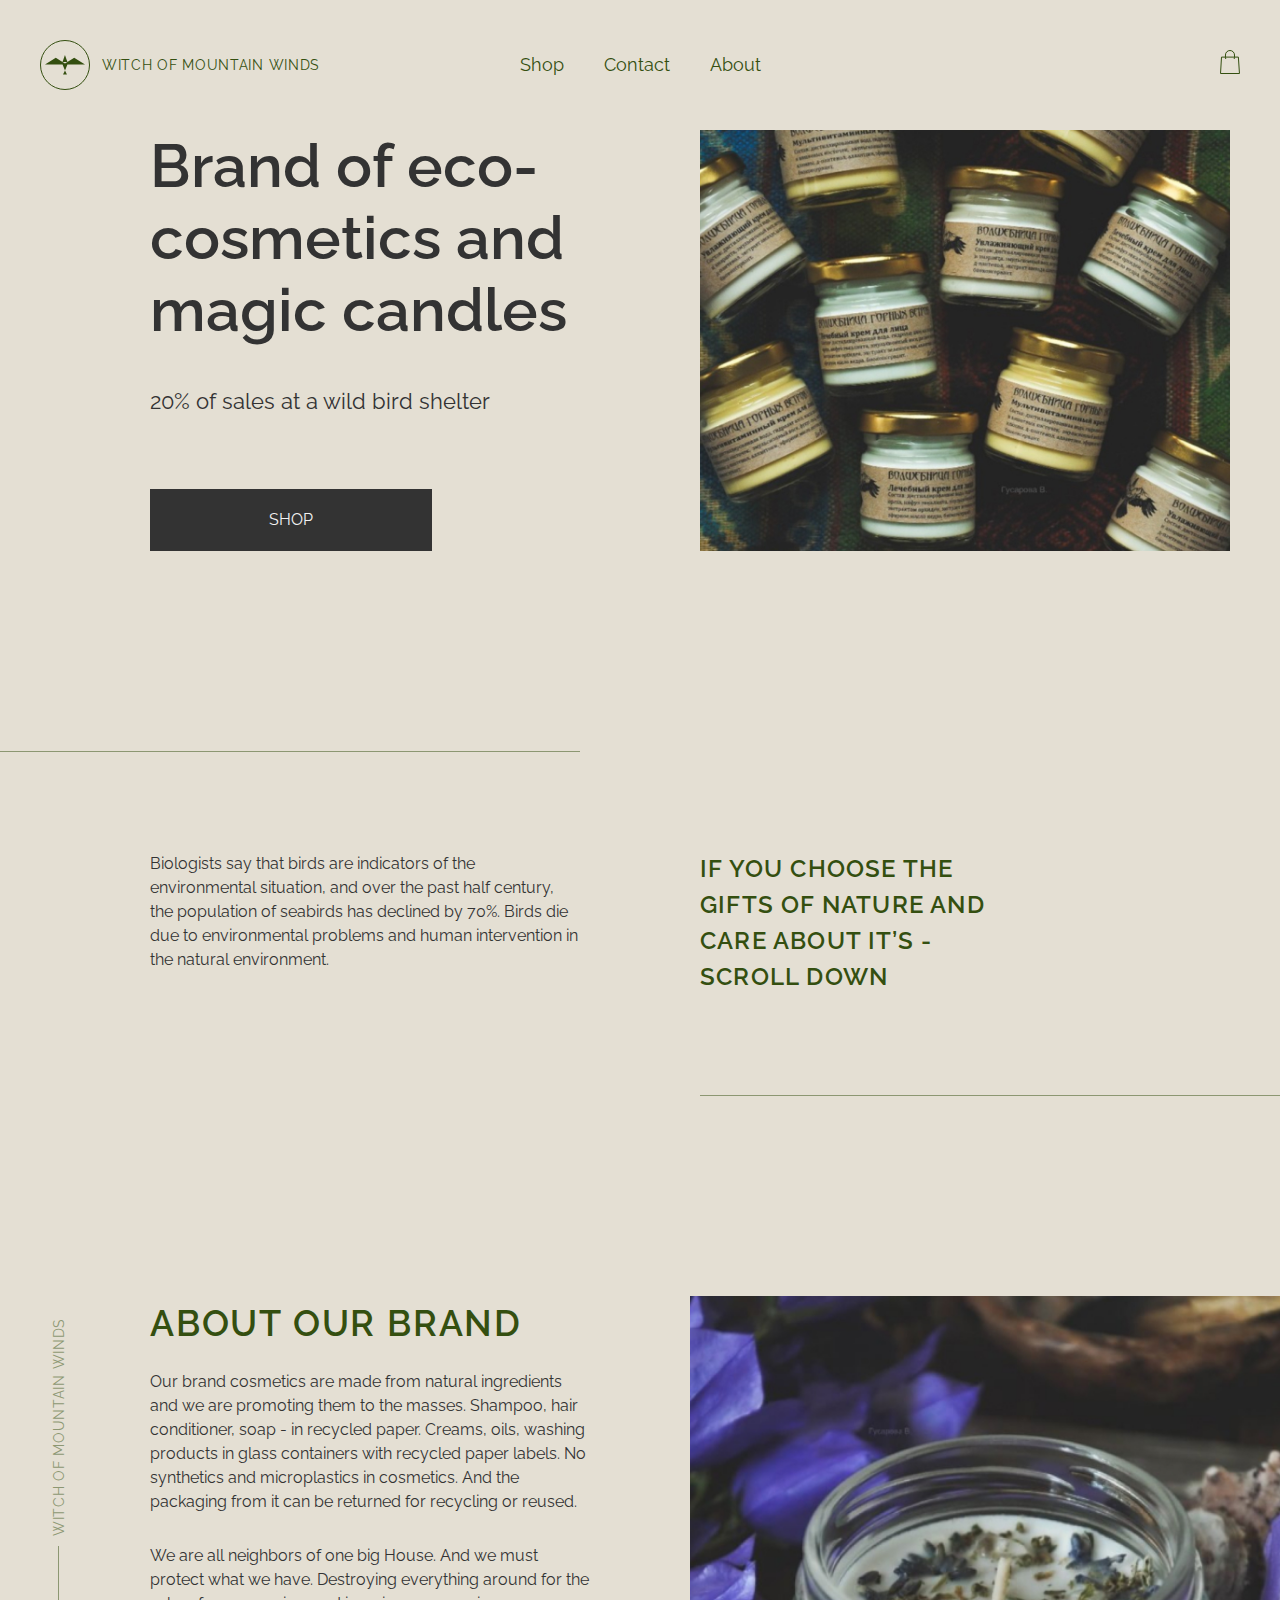
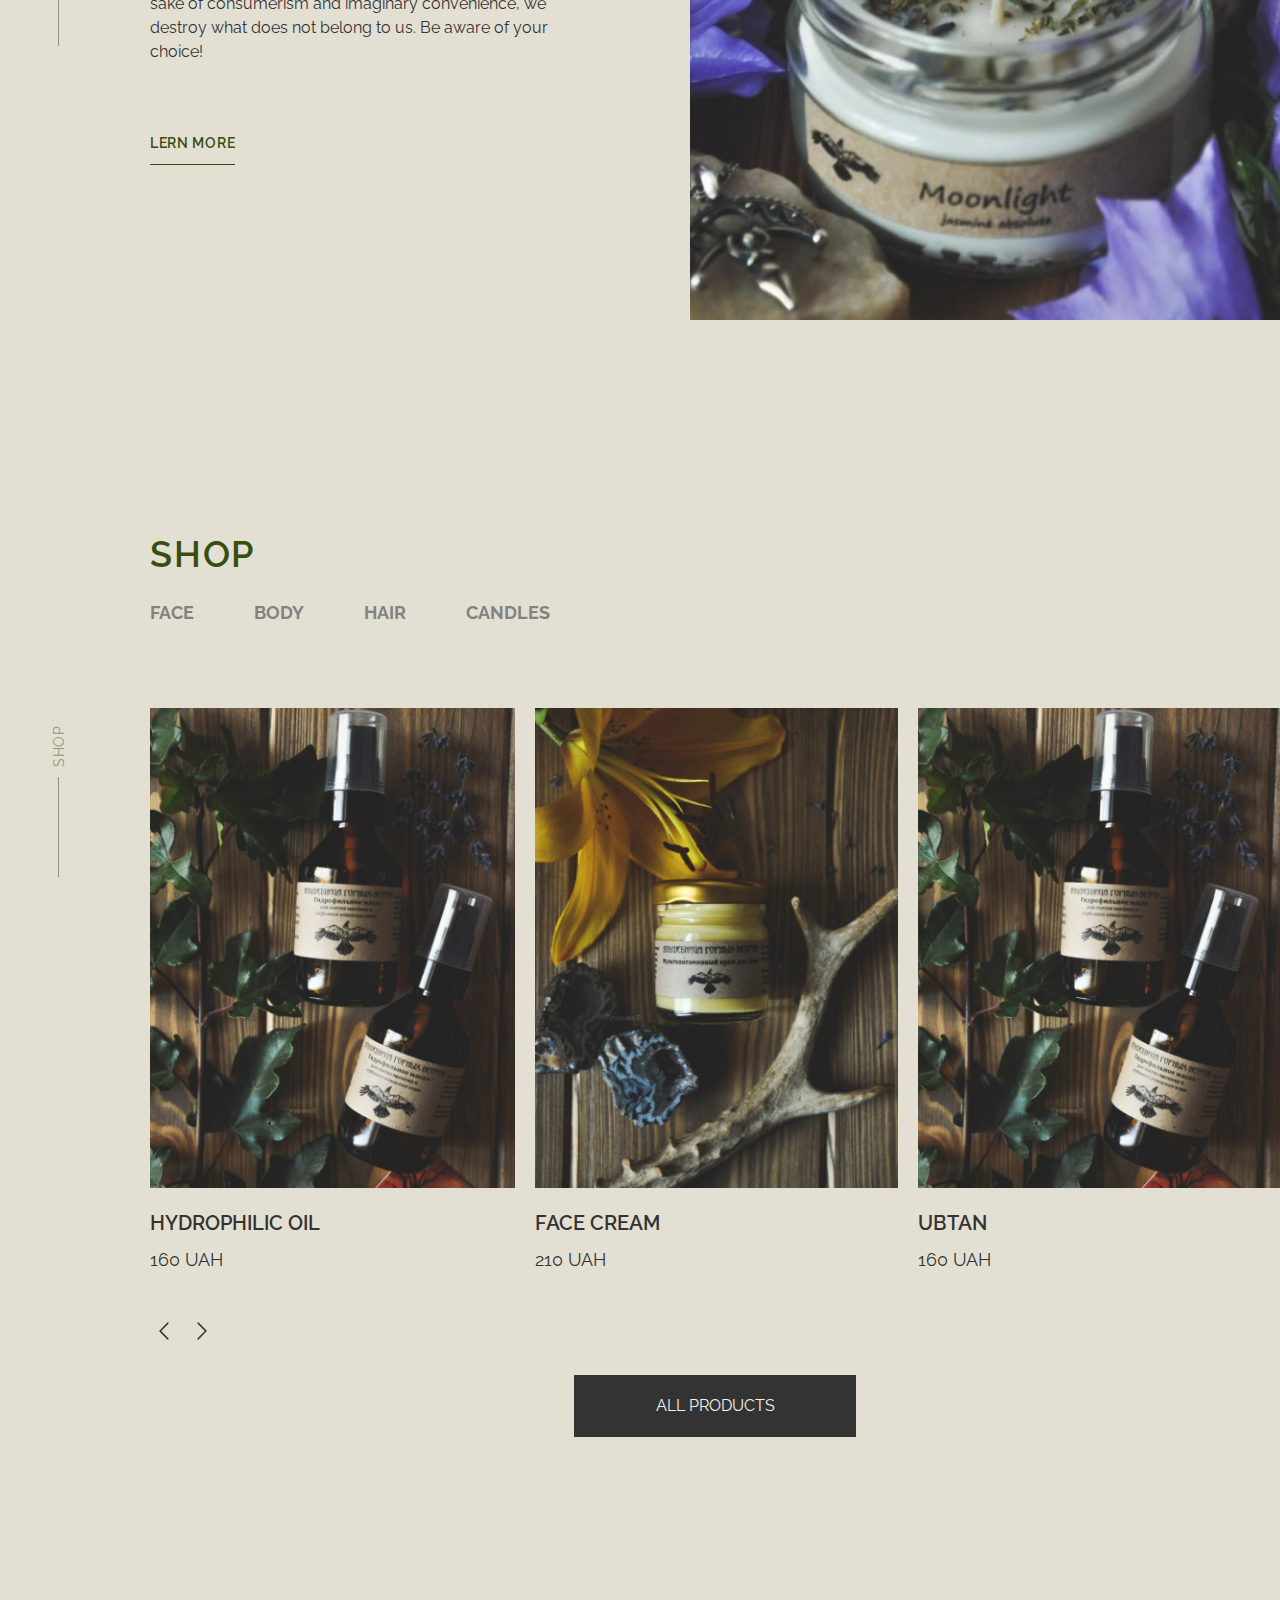
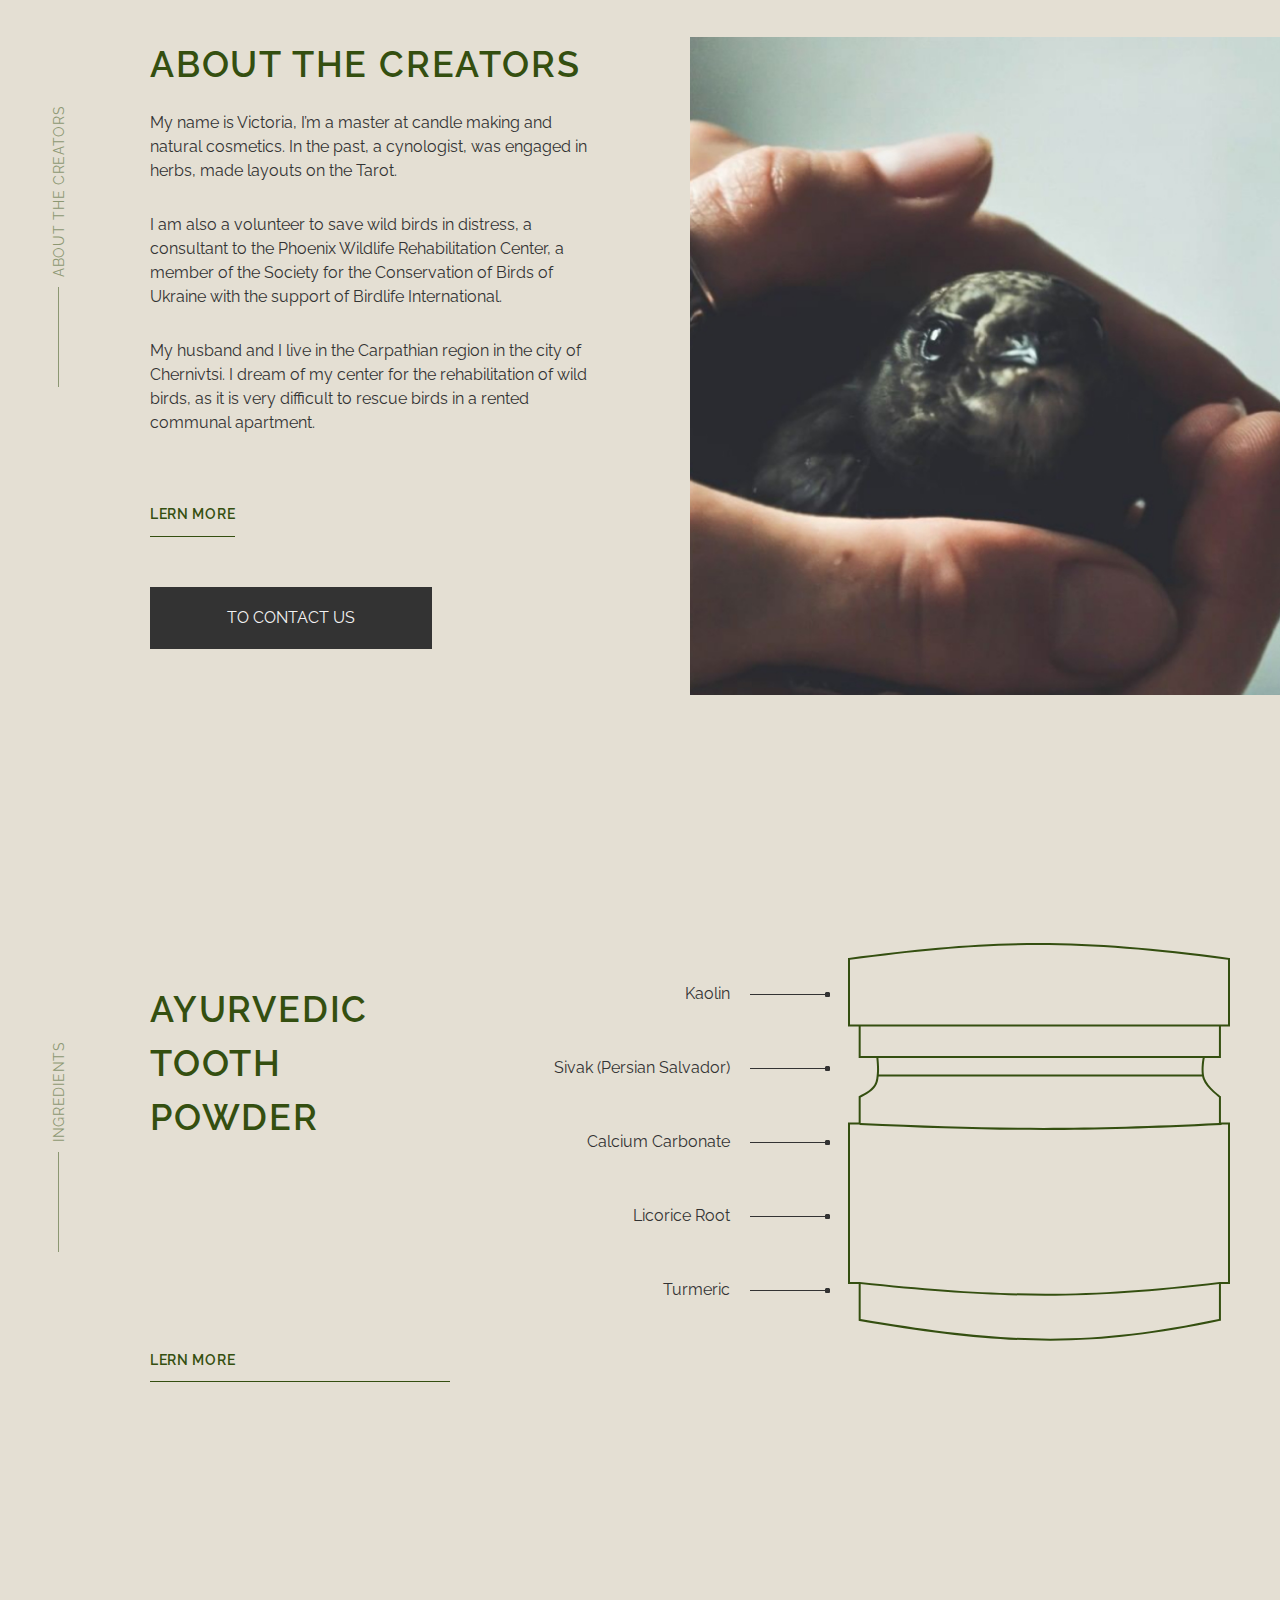
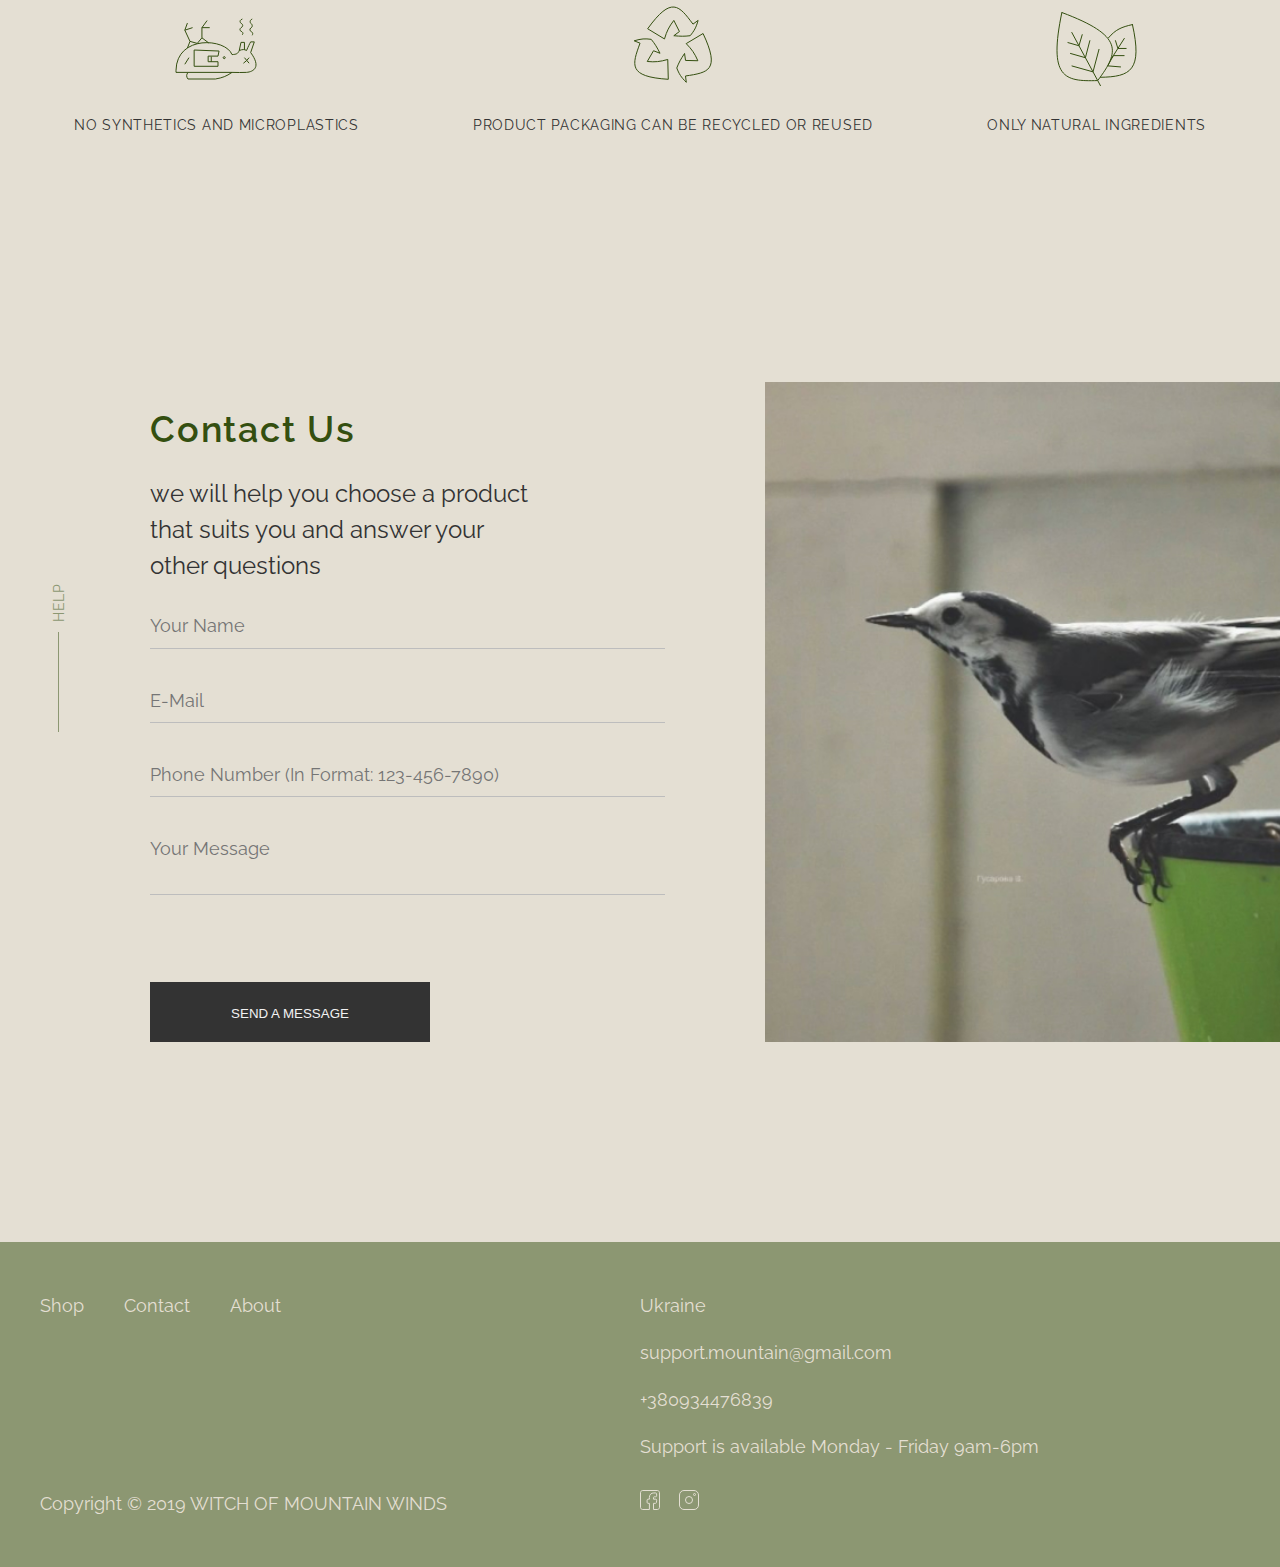
<file: index.html>
<!DOCTYPE html>
<html lang="en">
  <head>
    <meta charset="UTF-8">
    <meta name="viewport" content="width=device-width, initial-scale=1.0">
    <title>Eco Cosmetics</title>
    <link href="https://fonts.googleapis.com/css?family=Raleway:400,500,600&display=swap" rel="stylesheet">
    <link rel="stylesheet" href="./styles/main.css">
  </head>
  <body class="page">
    <header class="header">
      <a href="./" class="header__logo-link">
        <img src="./images/logo.svg" alt="Eco Cosmetics" class="header__logo">
        <span class="header__site-name">
          witch of mountain winds
        </span>
      </a>
      <nav class="header__nav nav" id="header__nav">
        <button id="nav__button" class="nav__button"></button>
        <ul class="nav__list" id="nav__list">
          <li class="nav__item">
            <a href="./#shop" class="nav__link">Shop</a>
          </li>
          <li class="nav__item">
            <a href="./#contact" class="nav__link">Contact</a>
          </li>
          <li class="nav__item">
            <a href="./#about-brand" class="nav__link">About</a>
          </li>
        </ul>
      </nav>
      <a href="./shipping.html" class="header__cart" id="cart-button">
        <img src="./images/bag.svg" alt="Cart" class="header__bag">
      </a>
    </header>

    <article class="card-header page__container">
      <h1 class="card-header__title">
        <a href="./payment.html" class="card-header__link">
          Brand of eco-cosmetics and magic candles
        </a>
      </h1>
      <a href="./payment.html" class="card-header__photo-link">
        <img
          src="./images/illustrations/candles.jpg"
          alt="Brand of eco-cosmetics and magic candles"
          class="card-header__photo"
        >
      </a>
      <div class="card-header__promo">
        20% of sales at a wild bird shelter
      </div>
      <a href="./product.html" class="card-header__button button">
        shop
      </a>
    </article>

    <section class="gift page__container">
      <h4 class="gift__header">
        if you choose the gifts of nature and care about it’s - scroll down
      </h4>
      <p class="gift__text">
        Biologists say that birds are indicators of the environmental
        situation, and over the past half century, the population of
        seabirds has declined by 70%. Birds die due to environmental
        problems and human intervention in the natural environment.
      </p>
    </section>

    <section class="about page__container" id="about-brand">
      <div class="about__content content">
        <h2 class="content__header">
          about our brand
        </h2>
        <div class="content__text content__text--block">
          <p>
            Our brand cosmetics are made from natural ingredients and
            we are promoting them to the masses. Shampoo, hair conditioner,
            soap - in recycled paper. Creams, oils, washing products in
            glass containers with recycled paper labels. No synthetics and
            microplastics in cosmetics. And the packaging from it can be
            returned for recycling or reused.
          </p>
          <p>
            We are all neighbors of one big House. And we must protect
            what we have. Destroying everything around for the sake of
            consumerism and imaginary convenience, we destroy what does
            not belong to us. Be aware of your choice!
          </p>
        </div>
        <a href="./#" class="learn-more">
          LERN MORE
        </a>
      </div>
      <div class="about__images">
        <a href="./#" class="about__image-link">
          <img
          src="./images/illustrations/moonlight.jpg"
          alt="Moonlight"
          class="about__image about__main-image"
        >
        </a>
        </a>
      </div>
      <div class="side-header">
        witch of mountain winds
      </div>
    </section>

    <section class="shop page__container" id="shop">
      <div class="shop__inner">
        <h2 class="shop__header">shop</h2>
        <nav class="shop__nav">
          <ul class="shop__nav-list">
            <li class="shop__nav-item">
              <a href="./#shop" class="shop__nav-link">face</a>
            </li>
            <li class="shop__nav-item">
              <a href="./#shop" class="shop__nav-link">body</a>
            </li>
            <li class="shop__nav-item">
              <a href="./#shop" class="shop__nav-link">hair</a>
            </li>
            <li class="shop__nav-item">
              <a href="./#shop" class="shop__nav-link">candles</a>
            </li>
          </ul>
        </nav>
        <ul class="shop__list">
          <li class="shop__item card">
            <a href="./#" class="card__link-photo">
              <img
                src="./images/illustrations/hydrophilic-oil.jpg"
                alt="Hydrophilic oil"
                class="card__photo"
              >
            </a>
            <h3 class="card__header">
              <a href="./product.html" class="card__link">Hydrophilic oil</a>
            </h3>
            <div class="card__price">160 UAH</div>
          </li>
          <li class="shop__item card">
            <a href="./#" class="card__link-photo">
              <img
                src="./images/illustrations/face-cream.jpg"
                alt="Face cream"
                class="card__photo"
              >
            </a>
            <h3 class="card__header">
              <a href="./product.html" class="card__link">Face cream</a>
            </h3>
            <div class="card__price">210 UAH</div>
          </li>
          <li class="shop__item card">
            <a href="./#" class="card__link-photo">
              <img
                src="./images/illustrations/hydrophilic-oil.jpg"
                alt="Ubtan"
                class="card__photo"
              >
            </a>
            <h3 class="card__header">
              <a href="./product.html" class="card__link">Ubtan</a>
            </h3>
            <div class="card__price">160 UAH</div>
          </li>
        </ul>
        <div class="shop__list-nav">
          <div class="shop__list-prev"></div>
          <div class="shop__list-next"></div>
        </div>
        <a href="./#" class="shop__button button">
          all products
        </a>
      </div>
      <div class="side-header">
        shop
      </div>
    </section>

    <section class="about page__container" id="about-creator">
      <div class="about__content content">
        <h2 class="content__header">
          about the creators
        </h2>
        <div class="content__text content__text--block">
          <p>
            My name is Victoria, I’m a master at candle making and natural cosmetics.
            In the past, a cynologist, was engaged in herbs, made layouts on the Tarot.
          </p>
          <p>
            I am also a volunteer to save wild birds in distress, a consultant to the
            Phoenix Wildlife Rehabilitation Center, a member of the Society for the
            Conservation of Birds of Ukraine with the support of Birdlife International.
          </p>
          <p>
            My husband and I live in the Carpathian region in the city of Chernivtsi.
            I dream of my center for the rehabilitation of wild birds, as it is very
            difficult to rescue birds in a rented communal apartment.
          </p>
        </div>
        <a href="./#" class="learn-more">
          LERN MORE
        </a>
        <a href="./#contact" class="button content__button">
          to contact us
        </a>
      </div>
      <div class="about__images about__images--1">
        <a href="./#" class="about__image-link">
          <img
          src="./images/illustrations/creators.jpg"
          alt="About the creators"
          class="about__image about__main-image"
        >
        </a>
      </div>
      <div class="side-header">
        about the creators
      </div>
    </section>

    <section class="ingr page__container">
      <div class="ingr__inner">
        <h2 class="ingr__header">
          Ayurvedic Tooth Powder
        </h2>
        <div class="ingr__content">
          <ul class="ingr__list">
            <li class="ingr__item">
              <span class="ingr__name">kaolin</span>
            </li>
            <li class="ingr__item">
              <span class="ingr__name">sivak (Persian salvador)</span>
            </li>
            <li class="ingr__item">
              <span class="ingr__name">calcium carbonate</span>
            </li>
            <li class="ingr__item">
              <span class="ingr__name">licorice root</span>
            </li>
            <li class="ingr__item">
              <span class="ingr__name">turmeric</span>
            </li>
          </ul>
        </div>
        <a href="./#" class="ingr__learn-more learn-more">
          LERN MORE
        </a>
      </div>
      <div class="side-header">
        Ingredients
      </div>
    </section>

    <section class="feature page__container">
      <ul class="feature__list">
        <li class="feature__item">
          <img
            src="./images/bird.svg"
            alt="No synthetics and microplastics"
            class="feature__image"
          >
          No synthetics and microplastics
        </li>
        <li class="feature__item">
          <img
            src="./images/recicling.svg"
            alt="product packaging can be recycled or reused"
            class="feature__image"
          >
          product packaging can be recycled or reused
        </li>
        <li class="feature__item">
          <img
            src="./images/natural.svg"
            alt="only natural ingredients"
            class="feature__image"
          >
          only natural ingredients
        </li>
      </ul>
    </section>

    <section class="contact-us page__container" id="contact">
      <div class="contact-us__inner">
        <h2 class="contact-us__header">
          contact us
        </h2>
        <p class="contact-us__description">
          we will help you choose a product that suits you
          and answer your other questions
        </p>
        <form action="./#" method="GET" class="contact-us__form form">
          <input
            type="text"
            class="form__field"
            placeholder="Your Name"
            required
            maxlength="60"
          >
          <input
            type="email"
            class="form__field"
            placeholder="E-Mail"
            required
            maxlength="60"
          >
          <input
            type="tel"
            class="form__field"
            pattern="[0-9]{3}-[0-9]{3}-[0-9]{4}"
            placeholder="Phone Number (in format: 123-456-7890)"
          >
          <textarea
            name="message"
            id="message"
            class="form__textarea"
            cols="30"
            rows="2"
            placeholder="Your message"
            required
            maxlength="500"
          ></textarea>
          <button type="submit" class="form__button button">send a message</button>
        </form>
      </div>
      <div class="side-header">
        help
      </div>
    </section>

    <footer class="footer">
      <div class="footer__container">
        <nav class="nav footer__nav">
          <ul class="nav__list nav__list--footer">
            <li class="nav__item">
              <a href="./#shop" class="nav__link nav__link--footer">Shop</a>
            </li>
            <li class="nav__item">
              <a href="./#contact" class="nav__link nav__link--footer">Contact</a>
            </li>
            <li class="nav__item">
              <a href="./#about" class="nav__link nav__link--footer">About</a>
            </li>
          </ul>
        </nav>
        <section class="footer__contacts">
          <p class="footer__contacts-line">Ukraine</p>
          <a class="footer__contacts-line footer__link" href="mailto:support.mountain@gmail.com">support.mountain@gmail.com</a>
          <a class="footer__contacts-line footer__link" href="tel:+380934476839">+380934476839</a>
          <p class="footer__contacts-line">Support is available Monday - Friday 9am-6pm</p>
        </section>
        <section class="footer__icons">
          <a href="./#" class="footer__icon-link">
            <img src="./images/social/facebook.svg" alt="Facebook" class="footer__icon">
          </a>
          <a href="./#" class="footer__icon-link">
            <img src="./images/social/instagram.svg" alt="Instagram" class="footer__icon">
          </a>
        </section>
        <section class="footer__copyright">
          <span class="footer__block-name">Copyright</span> &copy; 2019 witch of mountain winds
        </section>
      </div>
    </footer>
    <script src="./scripts/main.js"></script>
  </body>
</html>
</file>
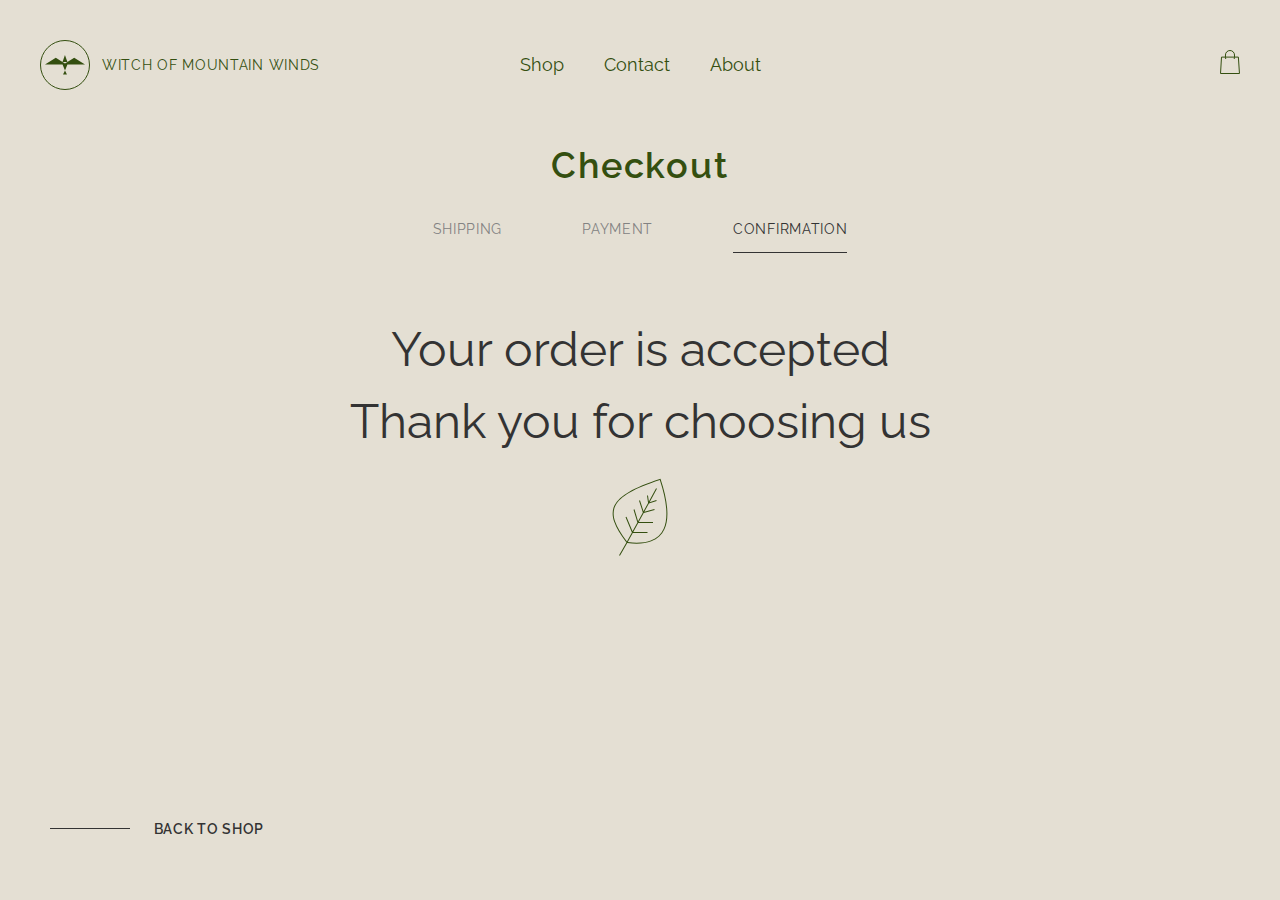
<file: confirmation.html>
<!DOCTYPE html>
<html lang="en">
  <head>
    <meta charset="UTF-8">
    <meta name="viewport" content="width=device-width, initial-scale=1.0">
    <title>Eco Cosmetics</title>
    <link href="https://fonts.googleapis.com/css?family=Raleway:400,500,600&display=swap" rel="stylesheet">
    <link rel="stylesheet" href="./styles/main.css">
  </head>
  <body class="page">
    <header class="header">
      <a href="./" class="header__logo-link">
        <img src="./images/logo.svg" alt="Eco Cosmetics" class="header__logo">
        <span class="header__site-name">
          witch of mountain winds
        </span>
      </a>
      <nav class="header__nav nav" id="header__nav">
        <button id="nav__button" class="nav__button"></button>
        <ul class="nav__list" id="nav__list">
          <li class="nav__item">
            <a href="./#shop" class="nav__link">Shop</a>
          </li>
          <li class="nav__item">
            <a href="./#contact" class="nav__link">Contact</a>
          </li>
          <li class="nav__item">
            <a href="./#about-brand" class="nav__link">About</a>
          </li>
        </ul>
      </nav>
      <a href="./shipping.html" class="header__cart" id="cart-button">
        <img src="./images/bag.svg" alt="Cart" class="header__bag">
      </a>
    </header>
    <section class="checkout page__container">
      <h1 class="checkout__header">
        checkout
      </h1>
      <ul class="checkout__step-list">
        <li class="checkout__step">
          shipping
        </li>
        <li class="checkout__step">
          payment
        </li>
        <li class="checkout__step checkout__step--active">
          confirmation
        </li>
      </ul>
      <p class="checkout__thanks">
        Your order is accepted<br>
        Thank you for choosing us
      </p>
    </section>
    <a href="./" class="page__back-link">
      back to shop
    </a>
    <script src="./scripts/main.js"></script>
  </body>
</html>
</file>
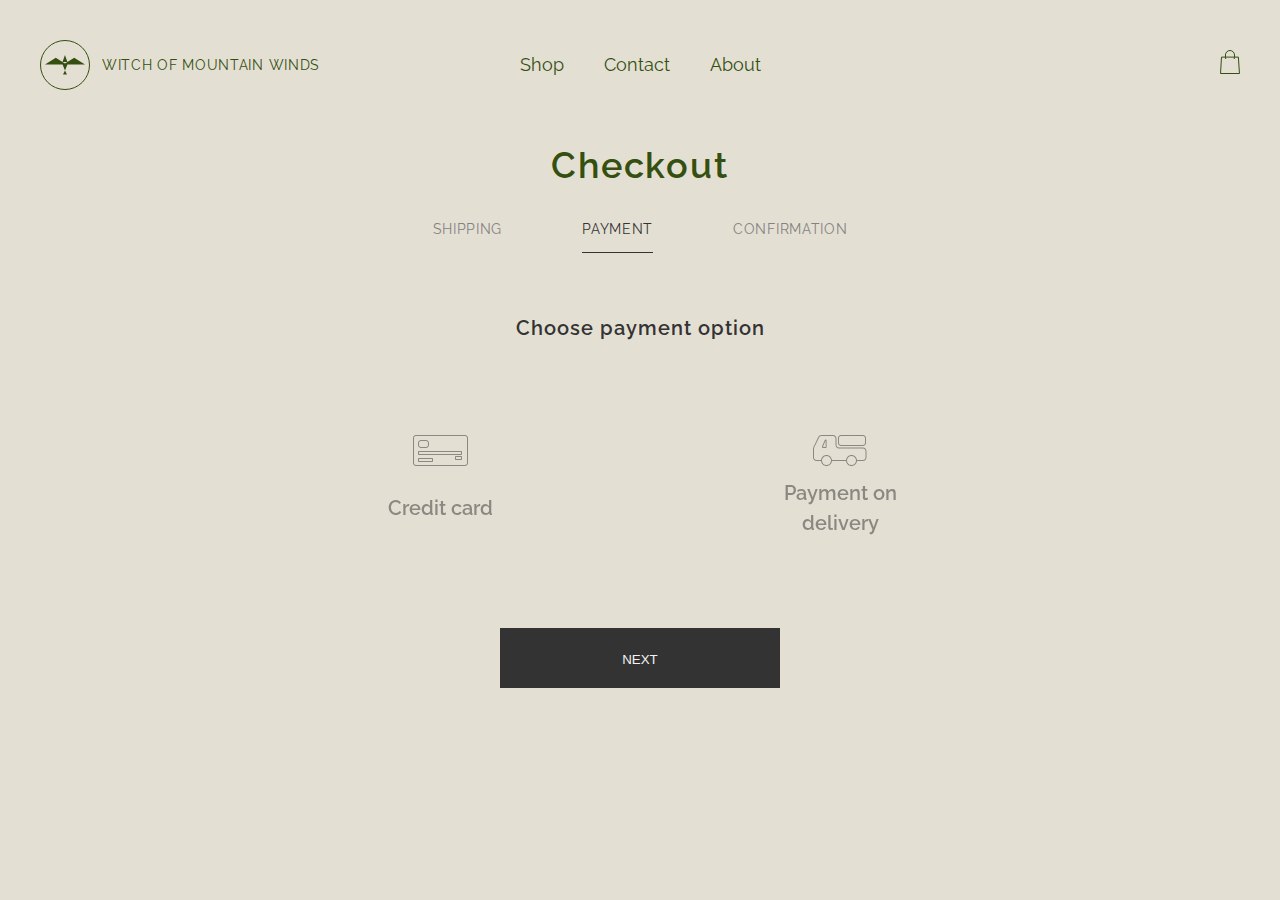
<file: payment.html>
<!DOCTYPE html>
<html lang="en">
  <head>
    <meta charset="UTF-8">
    <meta name="viewport" content="width=device-width, initial-scale=1.0">
    <title>Eco Cosmetics</title>
    <link href="https://fonts.googleapis.com/css?family=Raleway:400,500,600&display=swap" rel="stylesheet">
    <link rel="stylesheet" href="./styles/main.css">
  </head>
  <body class="page">
    <header class="header">
      <a href="./" class="header__logo-link">
        <img src="./images/logo.svg" alt="Eco Cosmetics" class="header__logo">
        <span class="header__site-name">
          witch of mountain winds
        </span>
      </a>
      <nav class="header__nav nav" id="header__nav">
        <button id="nav__button" class="nav__button"></button>
        <ul class="nav__list" id="nav__list">
          <li class="nav__item">
            <a href="./#shop" class="nav__link">Shop</a>
          </li>
          <li class="nav__item">
            <a href="./#contact" class="nav__link">Contact</a>
          </li>
          <li class="nav__item">
            <a href="./#about-brand" class="nav__link">About</a>
          </li>
        </ul>
      </nav>
      <a href="./shipping.html" class="header__cart" id="cart-button">
        <img src="./images/bag.svg" alt="Cart" class="header__bag">
      </a>
    </header>
    <section class="checkout page__container">
      <h1 class="checkout__header">
        checkout
      </h1>
      <ul class="checkout__step-list">
        <li class="checkout__step">
          shipping
        </li>
        <li class="checkout__step checkout__step--active">
          payment
        </li>
        <li class="checkout__step">
          confirmation
        </li>
      </ul>
      <h2 class="checkout__sub-header">
        Choose payment option
      </h2>
      <form
        action="./confirmation.html"
        method="GET"
        class="checkout__form checkout__form-payment form"
      >
        <input
            type="radio"
            class="form__radio"
            id="form-credit-card"
            name="payment"
            value="Credit Card"
            required
          >
        <label for="form-credit-card" class="form__label form__label-payment">
          <img src="./images/credit-card.svg" alt="Credit card" class="form__credit-card-icon">
          Credit card
        </label>
        <input
          type="radio"
          class="form__radio"
          id="form-payment-on-delivery"
          name="payment"
          value="Payment on delivery"
        >
        <label for="form-payment-on-delivery" class="form__label form__label-payment">
          <img src="./images/payment-on-delivery.svg" alt="Payment on delivery" class="form__credit-card-icon">
          Payment on delivery
        </label>
        <button type="submit" class="form__button button button--center">
          next
        </button>
      </form>
    </section>
    <script src="./scripts/main.js"></script>
  </body>
</html>
</file>
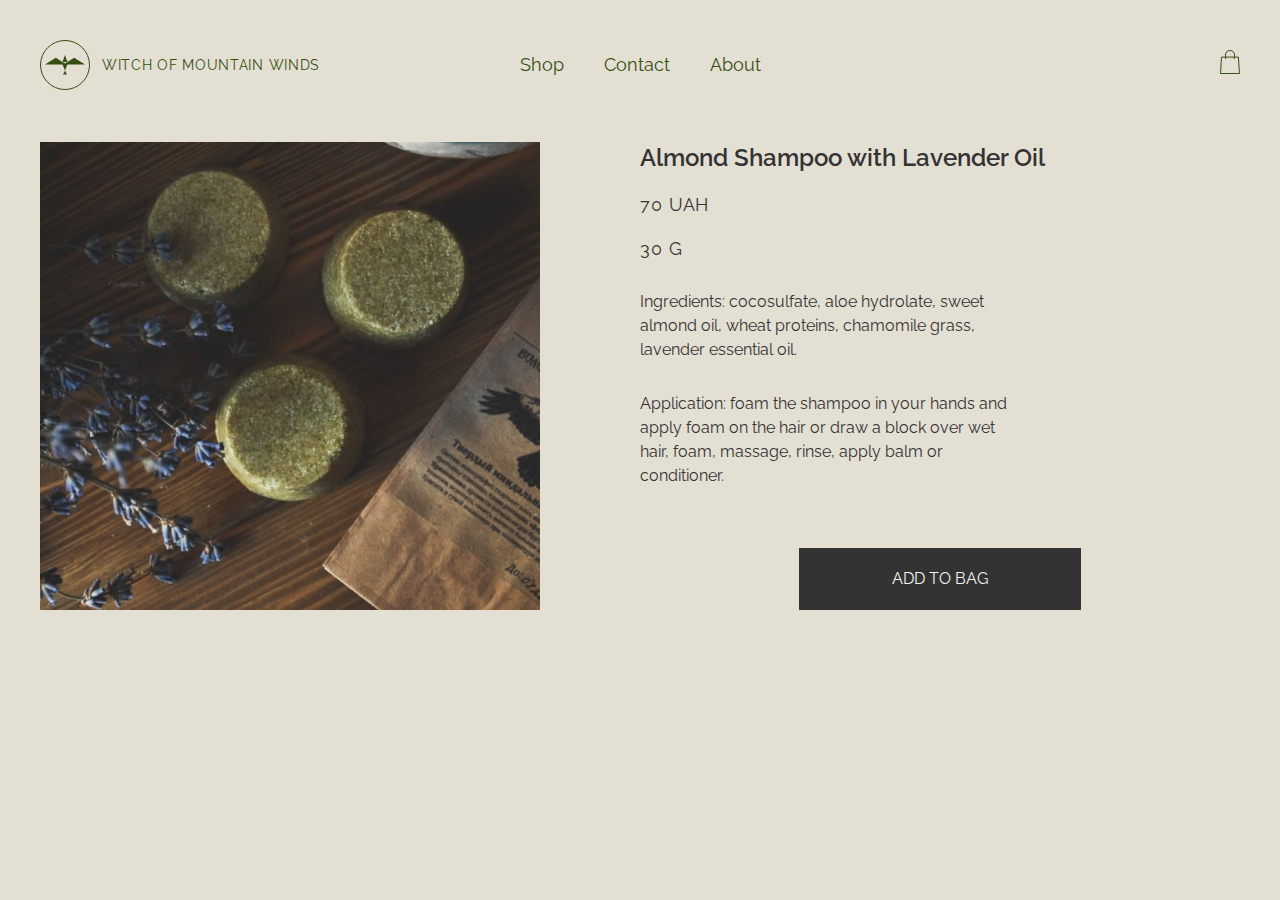
<file: product.html>
<!DOCTYPE html>
<html lang="en">
  <head>
    <meta charset="UTF-8">
    <meta name="viewport" content="width=device-width, initial-scale=1.0">
    <title>Eco Cosmetics</title>
    <link href="https://fonts.googleapis.com/css?family=Raleway:400,500,600&display=swap" rel="stylesheet">
    <link rel="stylesheet" href="./styles/main.css">
  </head>
  <body class="page">
    <header class="header">
      <a href="./" class="header__logo-link">
        <img src="./images/logo.svg" alt="Eco Cosmetics" class="header__logo">
        <span class="header__site-name">
          witch of mountain winds
        </span>
      </a>
      <nav class="header__nav nav" id="header__nav">
        <button id="nav__button" class="nav__button"></button>
        <ul class="nav__list" id="nav__list">
          <li class="nav__item">
            <a href="./#shop" class="nav__link">Shop</a>
          </li>
          <li class="nav__item">
            <a href="./#contact" class="nav__link">Contact</a>
          </li>
          <li class="nav__item">
            <a href="./#about-brand" class="nav__link">About</a>
          </li>
        </ul>
      </nav>
      <a href="./shipping.html" class="header__cart" id="cart-button">
        <img src="./images/bag.svg" alt="Cart" class="header__bag">
      </a>
    </header>
    <article class="product page__container">
      <h1 class="product__name">
        Almond Shampoo with Lavender Oil
      </h1>
      <img
        src="./images/illustrations/almond-shampo.jpg"
        alt="Almond Shampoo with Lavender Oil"
        class="product__photo"
      >
      <div class="product__price">70 UAH</div>
      <div class="product__weight">30 g</div>
      <div class="product__text">
        <p>
          Ingredients: cocosulfate, aloe hydrolate, sweet almond oil, wheat proteins,
          chamomile grass, lavender essential oil.
        </p>
        <p>
          Application: foam the shampoo in your hands and apply foam on the hair or
          draw a block over wet hair, foam, massage, rinse, apply balm or conditioner.
        </p>
      </div>
      <a href="./shipping.html" class="product__button button">add to bag</a>
    </article>
    <script src="./scripts/main.js"></script>
  </body>
</html>
</file>
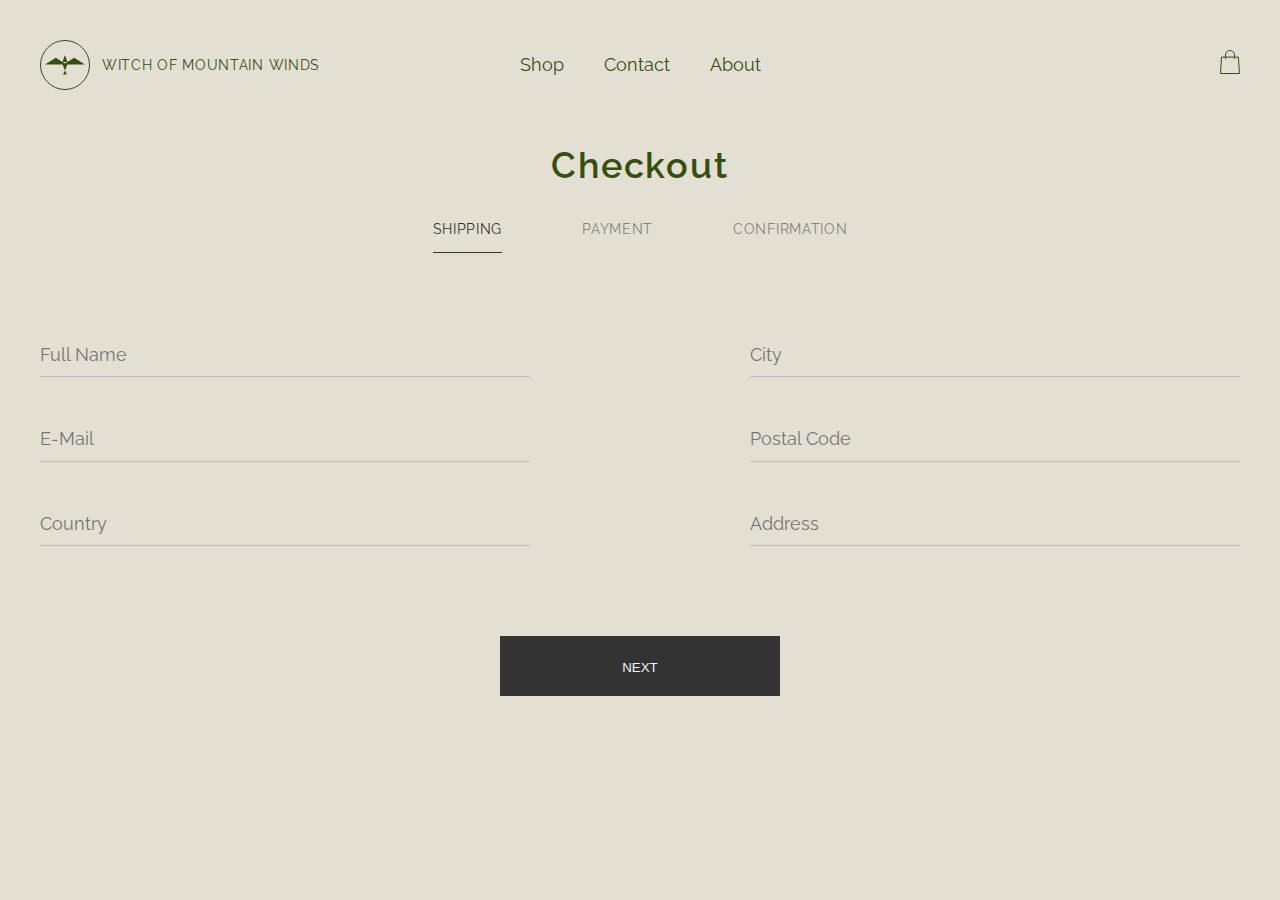
<file: shipping.html>
<!DOCTYPE html>
<html lang="en">
  <head>
    <meta charset="UTF-8">
    <meta name="viewport" content="width=device-width, initial-scale=1.0">
    <title>Eco Cosmetics</title>
    <link href="https://fonts.googleapis.com/css?family=Raleway:400,500,600&display=swap" rel="stylesheet">
    <link rel="stylesheet" href="./styles/main.css">
  </head>
  <body class="page">
    <header class="header">
      <a href="./" class="header__logo-link">
        <img src="./images/logo.svg" alt="Eco Cosmetics" class="header__logo">
        <span class="header__site-name">
          witch of mountain winds
        </span>
      </a>
      <nav class="header__nav nav" id="header__nav">
        <button id="nav__button" class="nav__button"></button>
        <ul class="nav__list" id="nav__list">
          <li class="nav__item">
            <a href="./#shop" class="nav__link">Shop</a>
          </li>
          <li class="nav__item">
            <a href="./#contact" class="nav__link">Contact</a>
          </li>
          <li class="nav__item">
            <a href="./#about-brand" class="nav__link">About</a>
          </li>
        </ul>
      </nav>
      <a href="./shipping.html" class="header__cart" id="cart-button">
        <img src="./images/bag.svg" alt="Cart" class="header__bag">
      </a>
    </header>
    <section class="checkout page__container">
      <h1 class="checkout__header">
        checkout
      </h1>
      <ul class="checkout__step-list">
        <li class="checkout__step checkout__step--active">
          shipping
        </li>
        <li class="checkout__step">
          payment
        </li>
        <li class="checkout__step">
          confirmation
        </li>
      </ul>
      <form action="./payment.html" method="GET" class="checkout__form form">
        <input
          type="text"
          class="form__field"
          placeholder="full name"
          maxlength="30"
          required
        >
        <input
          type="text"
          class="form__field"
          placeholder="city"
          maxlength="30"
          required
        >
        <input
          type="email"
          class="form__field"
          placeholder="e-mail"
          required
        >
        <input
        type="text"
        class="form__field"
        placeholder="Postal code"
        pattern="[0-9]{5}"
        maxlength="5"
        required
        >
        <input
          type="text"
          class="form__field"
          placeholder="Country"
          maxlength="30"
          required
        >
        <input
          type="text"
          class="form__field"
          placeholder="address"
          maxlength="100"
          required
        >
        <button type="submit" class="form__button button button--center">
          next
        </button>
      </form>
    </section>
    <script src="./scripts/main.js"></script>
  </body>
</html>
</file>
<file: styles/main.css>
html {
  scroll-behavior: smooth; }

body {
  margin: 0;
  padding: 0;
  font-family: "Raleway", sans-serif;
  font-size: 16px;
  font-weight: 400;
  line-height: 150%;
  color: #333;
  background: #e4dfd3; }

p,
ul {
  margin: 0;
  padding: 0; }

li {
  list-style: none; }

h1 {
  margin: 0;
  padding: 0;
  font-size: 60px;
  font-weight: 600;
  line-height: 72px; }

h2 {
  margin: 0;
  padding: 0;
  font-size: 36px;
  font-weight: 600;
  line-height: 150%;
  letter-spacing: 0.05em;
  text-transform: uppercase; }

h3 {
  margin: 0;
  padding: 0;
  font-size: 36px;
  font-weight: 600;
  line-height: 150%; }

h4 {
  margin: 0;
  padding: 0;
  font-size: 24px;
  font-weight: 600;
  line-height: 150%;
  letter-spacing: 0.05em;
  text-transform: uppercase; }

h5 {
  margin: 0;
  padding: 0;
  font-size: 18px;
  font-weight: 600;
  line-height: 150%;
  letter-spacing: 0.05em;
  text-transform: uppercase; }

.button {
  -webkit-transition: background-color 0.3s;
  transition: background-color 0.3s;
  -webkit-transition: color 0.3s;
  transition: color 0.3s;
  -webkit-transition: border-color 0.3s;
  transition: border-color 0.3s;
  display: block;
  height: 60px;
  width: 280px;
  text-align: center;
  text-transform: uppercase;
  text-decoration: none;
  line-height: 60px;
  color: #f2f2f2;
  background-color: #333;
  border: 1px solid #333;
  cursor: pointer; }
  .button:hover {
    background-color: #e4dfd3; }
  .button:hover {
    color: #333; }
  .button:hover {
    border-color: #333; }
  .button--center {
    margin: 0 auto; }

.content__header {
  margin-bottom: 20px;
  color: #344f10; }
  @media (max-width: 1024px) {
    .content__header {
      font-size: 24px; } }

.content__text p {
  margin-bottom: 30px; }
  @media (max-width: 767px) {
    .content__text p {
      margin-bottom: 20px; } }

.content__button {
  margin-top: 50px; }
  @media (max-width: 767px) {
    .content__button {
      margin: 50px auto 0; } }

.page {
  min-width: 320px; }
  .page__container {
    position: relative;
    max-width: 1280px;
    margin: 0 auto 200px;
    -webkit-box-sizing: border-box;
            box-sizing: border-box; }
    @media (max-width: 1024px) {
      .page__container {
        margin-bottom: 100px; } }
    @media (max-width: 767px) {
      .page__container {
        margin-bottom: 60px; } }
  .page__back-link {
    -webkit-transition: color 0.3s;
    transition: color 0.3s;
    position: absolute;
    display: block;
    left: 50px;
    bottom: 60px;
    font-size: 14px;
    font-weight: 600;
    line-height: 150%;
    letter-spacing: 0.05em;
    text-transform: uppercase;
    text-decoration: none;
    color: #333; }
    .page__back-link:hover {
      color: #8c9772; }
    @media (max-width: 1024px) {
      .page__back-link {
        position: relative;
        display: grid;
        grid-template-columns: -webkit-max-content;
        grid-template-columns: max-content;
        -webkit-box-pack: center;
            -ms-flex-pack: center;
                justify-content: center;
        left: 0; } }
    @media (max-width: 767px) {
      .page__back-link {
        margin-top: 160px; } }
    .page__back-link::before {
      content: "";
      display: inline-block;
      height: 1px;
      width: 80px;
      margin: 0 20px 5px 0;
      background-color: #333; }
      @media (max-width: 1024px) {
        .page__back-link::before {
          position: relative;
          top: 30px;
          width: 100%; } }

.header {
  display: grid;
  grid-template-columns: 1fr auto 1fr;
  -webkit-column-gap: 20px;
     -moz-column-gap: 20px;
          column-gap: 20px;
  -webkit-box-align: center;
      -ms-flex-align: center;
          align-items: center;
  height: 130px;
  max-width: 1280px;
  margin: 0 auto;
  padding: 0 40px;
  -webkit-box-sizing: border-box;
          box-sizing: border-box; }
  @media (max-width: 1024px) {
    .header {
      height: 77px;
      padding: 0 27px; } }
  @media (max-width: 767px) {
    .header {
      height: 51px;
      padding: 0 20px; } }
  @media (max-width: 1024px) {
    .header__site-name {
      display: none; } }
  .header__logo {
    -webkit-transition: -webkit-transform 0.3s;
    transition: -webkit-transform 0.3s;
    transition: transform 0.3s;
    transition: transform 0.3s, -webkit-transform 0.3s;
    height: 50px; }
    .header__logo:hover {
      -webkit-transform: scale(1.2);
              transform: scale(1.2); }
    @media (max-width: 1024px) {
      .header__logo {
        height: 24px; } }
  .header__logo-link {
    font-size: 14px;
    line-height: 130%;
    letter-spacing: 0.05em;
    text-transform: uppercase;
    display: grid;
    grid-template-columns: 50px auto;
    -webkit-column-gap: 12px;
       -moz-column-gap: 12px;
            column-gap: 12px;
    -webkit-box-align: center;
        -ms-flex-align: center;
            align-items: center;
    -webkit-box-ordinal-group: 11;
        -ms-flex-order: 10;
            order: 10;
    color: #344f10;
    text-decoration: none; }
    .header__logo-link:hover .header__logo {
      -webkit-transform: scale(1.2);
              transform: scale(1.2); }
    @media (max-width: 1024px) {
      .header__logo-link {
        grid-template-columns: 24px; } }
  .header__nav {
    -webkit-box-ordinal-group: 21;
        -ms-flex-order: 20;
            order: 20; }
    @media (max-width: 1024px) {
      .header__nav {
        -webkit-box-ordinal-group: 6;
            -ms-flex-order: 5;
                order: 5; } }
  .header__cart {
    justify-self: end;
    -webkit-box-ordinal-group: 31;
        -ms-flex-order: 30;
            order: 30; }
  .header__bag {
    -webkit-transition: -webkit-transform 0.3s;
    transition: -webkit-transform 0.3s;
    transition: transform 0.3s;
    transition: transform 0.3s, -webkit-transform 0.3s; }
    .header__bag:hover {
      -webkit-transform: scale(1.3);
              transform: scale(1.3); }
    @media (max-width: 1024px) {
      .header__bag {
        height: 24px; } }

.nav__button {
  display: none; }
  @media (max-width: 1024px) {
    .nav__button {
      -webkit-transition: -webkit-transform 0.3s;
      transition: -webkit-transform 0.3s;
      transition: transform 0.3s;
      transition: transform 0.3s, -webkit-transform 0.3s;
      display: block;
      width: 20px;
      height: 13px;
      background-image: url(../images/sandwich.svg);
      background-position: center;
      background-color: transparent;
      border: 0;
      cursor: pointer; }
      .nav__button:hover {
        -webkit-transform: scale(1.2);
                transform: scale(1.2); } }
  .nav__button--close {
    display: block;
    position: absolute;
    top: 28px;
    left: 28px;
    height: 20px;
    width: 20px;
    background-image: url(../images/close.svg);
    background-size: cover;
    background-position: center;
    background-repeat: no-repeat; }
    @media (max-width: 767px) {
      .nav__button--close {
        top: 20px;
        left: 20px; } }

.nav__list {
  display: grid;
  grid-auto-flow: column;
  grid-auto-columns: -webkit-max-content;
  grid-auto-columns: max-content;
  -webkit-column-gap: 40px;
     -moz-column-gap: 40px;
          column-gap: 40px;
  -webkit-box-pack: center;
      -ms-flex-pack: center;
          justify-content: center;
  margin: 0;
  padding: 0; }
  @media (max-width: 1024px) {
    .nav__list {
      display: none; } }

.nav__item {
  list-style: none; }

.nav__link {
  position: relative;
  outline: none;
  -webkit-transition: color 0.3s;
  transition: color 0.3s;
  font-size: 18px;
  line-height: 130%;
  color: #344f10;
  text-decoration: none; }
  .nav__link:hover {
    color: #8c9772; }
  .nav__link::after {
    content: "";
    opacity: 0;
    -webkit-transform: scale(0.1);
            transform: scale(0.1);
    -webkit-transition: opacity 0.3s, -webkit-transform 0.3s;
    transition: opacity 0.3s, -webkit-transform 0.3s;
    transition: opacity 0.3s, transform 0.3s;
    transition: opacity 0.3s, transform 0.3s, -webkit-transform 0.3s; }
  .nav__link:hover::after, .nav__link:focus::after {
    content: "";
    position: absolute;
    bottom: -8px;
    left: 0;
    right: 3px;
    display: block;
    height: 2px;
    margin-top: 8px;
    background-color: #8c9772;
    border-radius: 4px;
    opacity: 1;
    -webkit-transform: scale(1);
            transform: scale(1); }
  .nav__link:visited {
    color: #344f10; }
  .nav__link:hover {
    color: #8c9772;
    text-decoration: none; }

.nav--show {
  display: block;
  position: absolute;
  top: 0;
  bottom: 0;
  left: 0;
  right: 0;
  background-color: #333;
  z-index: 200; }
  .nav--show .nav__list {
    display: grid;
    grid-template-columns: 1fr;
    grid-auto-flow: row;
    row-gap: 40px;
    margin: 140px 28px; }
  .nav--show .nav__item {
    padding: 10px;
    text-align: center;
    border-bottom: 1px solid #828282; }
  .nav--show .nav__link,
  .nav--show .nav__link:visited {
    color: #e4dfd3; }

.nav__list--footer {
  -webkit-box-pack: start;
      -ms-flex-pack: start;
          justify-content: start; }
  @media (max-width: 1024px) {
    .nav__list--footer {
      display: grid;
      grid-auto-flow: row;
      row-gap: 20px; } }

.nav__link--footer {
  position: relative;
  outline: none;
  -webkit-transition: color 0.3s;
  transition: color 0.3s;
  color: #e4dfd3; }
  .nav__link--footer:hover {
    color: #8c9772; }
  .nav__link--footer::after {
    content: "";
    opacity: 0;
    -webkit-transform: scale(0.1);
            transform: scale(0.1);
    -webkit-transition: opacity 0.3s, -webkit-transform 0.3s;
    transition: opacity 0.3s, -webkit-transform 0.3s;
    transition: opacity 0.3s, transform 0.3s;
    transition: opacity 0.3s, transform 0.3s, -webkit-transform 0.3s; }
  .nav__link--footer:hover::after, .nav__link--footer:focus::after {
    content: "";
    position: absolute;
    bottom: -8px;
    left: 0;
    right: 3px;
    display: block;
    height: 2px;
    margin-top: 8px;
    background-color: #8c9772;
    border-radius: 4px;
    opacity: 1;
    -webkit-transform: scale(1);
            transform: scale(1); }
  @media (max-width: 1024px) {
    .nav__link--footer {
      font-size: 14px; } }
  .nav__link--footer:visited {
    color: #e4dfd3; }
  .nav__link--footer:hover {
    color: #344f10; }

.card-header {
  display: grid;
  grid-template-columns: 1fr 1fr;
  -webkit-column-gap: 20px;
     -moz-column-gap: 20px;
          column-gap: 20px;
  padding: 0 50px 0 150px;
  -webkit-box-sizing: border-box;
          box-sizing: border-box; }
  @media (max-width: 1024px) {
    .card-header {
      grid-template-columns: 1fr;
      grid-auto-flow: row;
      justify-items: center;
      padding: 0 27px; } }
  @media (max-width: 767px) {
    .card-header {
      padding: 0; } }
  @media (max-width: 1024px) {
    .card-header__title {
      margin-top: 50px;
      font-size: 36px;
      text-align: center;
      line-height: 130%; } }
  @media (max-width: 767px) {
    .card-header__title {
      margin: 25px 20px 0;
      font-size: 24px; } }
  .card-header__link {
    -webkit-transition: color 0.3s;
    transition: color 0.3s;
    color: #333;
    text-decoration: none; }
    .card-header__link:hover {
      color: #344f10; }
  .card-header__photo-link {
    display: block;
    grid-column: 2;
    grid-row: 1 / 4;
    width: 100%;
    height: 100%;
    overflow: hidden; }
    @media (max-width: 1024px) {
      .card-header__photo-link {
        grid-column: 1;
        grid-row: 1;
        width: 100%; } }
  .card-header__photo {
    -webkit-transition: -webkit-transform 0.3s;
    transition: -webkit-transform 0.3s;
    transition: transform 0.3s;
    transition: transform 0.3s, -webkit-transform 0.3s;
    width: 100%;
    height: 100%;
    -o-object-fit: cover;
       object-fit: cover;
    -o-object-position: center;
       object-position: center; }
    .card-header__photo:hover {
      -webkit-transform: scale(1.1);
              transform: scale(1.1); }
  .card-header__promo {
    margin: 30px 0 50px;
    font-size: 22px; }
    @media (max-width: 1024px) {
      .card-header__promo {
        margin: 20px 0 30px;
        font-size: 18px; } }
  .card-header__button {
    -ms-flex-item-align: end;
        align-self: end; }

.gift {
  display: grid;
  grid-template-columns: 1fr 1fr;
  -webkit-column-gap: 120px;
     -moz-column-gap: 120px;
          column-gap: 120px; }
  @media (max-width: 1024px) {
    .gift {
      grid-template-columns: 1fr; } }
  .gift__header {
    -webkit-box-ordinal-group: 21;
        -ms-flex-order: 20;
            order: 20;
    padding: 100px 250px 100px 0;
    color: #344f10;
    border-bottom: 1px solid #8c9772; }
    @media (max-width: 1024px) {
      .gift__header {
        justify-self: center;
        width: 280px;
        padding: 0;
        font-size: 18px;
        text-align: center;
        border: 0; } }
    @media (max-width: 767px) {
      .gift__header {
        width: auto;
        padding: 0 20px;
        text-align: left; } }
  .gift__text {
    -webkit-box-ordinal-group: 11;
        -ms-flex-order: 10;
            order: 10;
    padding: 100px 0 0 150px;
    border-top: 1px solid #8c9772; }
    @media (max-width: 1024px) {
      .gift__text {
        display: none; } }

.about {
  display: grid;
  grid-template-columns: 1fr 1fr;
  -webkit-column-gap: 100px;
     -moz-column-gap: 100px;
          column-gap: 100px; }
  @media (max-width: 767px) {
    .about {
      grid-template-columns: 1fr; } }
  .about__content {
    margin-left: 150px; }
    @media (max-width: 1024px) {
      .about__content {
        margin-left: 27px; } }
    @media (max-width: 767px) {
      .about__content {
        margin: 0 20px; } }
  .about__images {
    display: grid;
    grid-auto-flow: column;
    -webkit-column-gap: 20px;
       -moz-column-gap: 20px;
            column-gap: 20px;
    -webkit-box-align: end;
        -ms-flex-align: end;
            align-items: end;
    overflow: hidden; }
    @media (max-width: 1024px) {
      .about__images {
        grid-template-columns: 1fr; } }
    @media (max-width: 767px) {
      .about__images {
        display: none; } }
  .about__image-link {
    justify-self: stretch;
    display: block; }
  .about__image {
    -webkit-transition: -webkit-transform 0.3s;
    transition: -webkit-transform 0.3s;
    transition: transform 0.3s;
    transition: transform 0.3s, -webkit-transform 0.3s;
    -o-object-fit: cover;
       object-fit: cover;
    -o-object-position: center;
       object-position: center;
    width: 100%; }
    .about__image:hover {
      -webkit-transform: scale(1.1);
              transform: scale(1.1); }

.shop__inner {
  margin-left: 150px; }
  @media (max-width: 1024px) {
    .shop__inner {
      margin: 0 27px; } }
  @media (max-width: 767px) {
    .shop__inner {
      margin: 0; } }

.shop__header {
  color: #344f10; }
  @media (max-width: 1024px) {
    .shop__header {
      font-size: 24px; } }
  @media (max-width: 767px) {
    .shop__header {
      text-align: center; } }

.shop__nav {
  margin: 20px 0 60px; }
  @media (max-width: 1024px) {
    .shop__nav {
      margin: 12px 0 20px; } }
  @media (max-width: 767px) {
    .shop__nav {
      margin: 12px 22px 20px; } }

.shop__nav-list {
  display: grid;
  grid-auto-flow: column;
  -webkit-box-pack: start;
      -ms-flex-pack: start;
          justify-content: start;
  -webkit-column-gap: 60px;
     -moz-column-gap: 60px;
          column-gap: 60px; }
  @media (max-width: 767px) {
    .shop__nav-list {
      -webkit-box-pack: justify;
          -ms-flex-pack: justify;
              justify-content: space-between;
      -webkit-column-gap: 20px;
         -moz-column-gap: 20px;
              column-gap: 20px; } }

.shop__nav-link {
  -webkit-transition: color 0.3s;
  transition: color 0.3s;
  font-size: 18px;
  font-weight: 700;
  line-height: 130%;
  color: #828282;
  text-decoration: none;
  text-transform: uppercase; }
  .shop__nav-link:hover {
    color: #344f10; }
  .shop__nav-link::after {
    content: "";
    display: block;
    height: 2px;
    margin-top: 20px; }
    @media (max-width: 1024px) {
      .shop__nav-link::after {
        margin-top: 10px; } }
  .shop__nav-link:hover::after {
    content: "";
    background-color: #344f10; }

.shop__list {
  display: grid;
  grid-auto-flow: column;
  gap: 20px;
  overflow: hidden; }
  @media (max-width: 1024px) {
    .shop__list {
      -webkit-column-gap: 30px;
         -moz-column-gap: 30px;
              column-gap: 30px; } }

@media (max-width: 767px) {
  .shop__item {
    width: 100vw; } }

.shop__list-nav {
  display: grid;
  grid-template-columns: 28px 28px;
  -webkit-box-pack: start;
      -ms-flex-pack: start;
          justify-content: start;
  -webkit-column-gap: 10px;
     -moz-column-gap: 10px;
          column-gap: 10px;
  height: 28px;
  margin: 45px 0 30px; }
  @media (max-width: 1024px) {
    .shop__list-nav {
      -webkit-box-pack: end;
          -ms-flex-pack: end;
              justify-content: end; } }
  @media (max-width: 767px) {
    .shop__list-nav {
      -webkit-box-pack: center;
          -ms-flex-pack: center;
              justify-content: center;
      margin: 0 0 30px; } }

.shop__list-prev {
  background-image: url(../images/arrow-left.svg);
  background-position: center;
  background-size: cover;
  cursor: pointer; }
  .shop__list-prev:hover {
    background-image: url(../images/arrow-left-dark.svg); }

.shop__list-next {
  background-image: url(../images/arrow-left.svg);
  background-position: center;
  background-size: cover;
  -webkit-transform: rotate(180deg);
          transform: rotate(180deg);
  cursor: pointer; }
  .shop__list-next:hover {
    background-image: url(../images/arrow-left-dark.svg);
    -webkit-transform: rotate(180deg);
            transform: rotate(180deg); }

.shop__button {
  margin: 0 auto; }

.card__link-photo {
  display: block;
  overflow: hidden;
  height: 480px; }
  @media (max-width: 1024px) {
    .card__link-photo {
      width: 340px; } }
  @media (max-width: 767px) {
    .card__link-photo {
      height: 280px;
      width: 100%; } }

.card__photo {
  -webkit-transition: -webkit-transform 0.3s;
  transition: -webkit-transform 0.3s;
  transition: transform 0.3s;
  transition: transform 0.3s, -webkit-transform 0.3s;
  height: 100%;
  width: 100%;
  -o-object-fit: cover;
     object-fit: cover;
  -o-object-position: center;
     object-position: center; }
  .card__photo:hover {
    -webkit-transform: scale(1.2);
            transform: scale(1.2); }

.card__header {
  margin: 20px 0 10px;
  font-size: 20px; }
  @media (max-width: 767px) {
    .card__header {
      margin: 20px 20px 10px; } }

.card__link {
  -webkit-transition: color 0.3s;
  transition: color 0.3s;
  color: #333;
  text-decoration: none;
  text-transform: uppercase; }
  .card__link:hover {
    color: #8c9772; }
  .card__link:hover {
    text-decoration: underline; }

.card__price {
  font-size: 18px; }
  @media (max-width: 767px) {
    .card__price {
      margin: 0 20px; } }

.ingr__inner {
  display: grid;
  -webkit-column-gap: 80px;
     -moz-column-gap: 80px;
          column-gap: 80px;
  grid-auto-columns: 300px 1fr;
  margin: 0 50px 0 150px;
  overflow: hidden; }
  @media (max-width: 1024px) {
    .ingr__inner {
      grid-template-columns: 150px 1fr;
      margin: 0 0 0 27px; } }
  @media (max-width: 767px) {
    .ingr__inner {
      display: block;
      margin: 0 0 0 20px; } }

.ingr__header {
  margin: 80px 0 20px;
  color: #344f10; }
  @media (max-width: 1024px) {
    .ingr__header {
      margin: 20px 0;
      font-size: 24px; } }

.ingr__content {
  grid-row: 1 / 3;
  grid-column: 2;
  height: 400px;
  background-image: url(../images/jar.svg);
  background-position: right;
  background-repeat: no-repeat;
  padding: 80px 400px 0 0; }
  @media (max-width: 1024px) {
    .ingr__content {
      padding: 30px 240px 0 0;
      background-position: top 0 right -100px; } }
  @media (max-width: 767px) {
    .ingr__content {
      padding-right: 30%;
      background-position: top 0 right -230px; } }

.ingr__list {
  display: grid;
  grid-auto-flow: row;
  row-gap: 50px;
  -webkit-box-pack: end;
      -ms-flex-pack: end;
          justify-content: end;
  justify-items: end;
  text-transform: capitalize; }
  @media (max-width: 1024px) {
    .ingr__list {
      row-gap: 45px; } }

.ingr__item {
  display: grid;
  grid-auto-flow: column;
  -webkit-box-align: center;
      -ms-flex-align: center;
          align-items: center; }
  .ingr__item::after {
    content: "";
    display: inline-block;
    width: 80px;
    height: 5px;
    margin-left: 20px;
    background-image: url(../images/point-line.svg);
    background-repeat: no-repeat; }
    @media (max-width: 1024px) {
      .ingr__item::after {
        height: 1px;
        background-image: url(../images/line.svg); } }

.ingr__name {
  display: inline-block;
  width: 200px;
  text-align: right; }
  @media (max-width: 1024px) {
    .ingr__name {
      width: 120px; } }

.ingr__learn-more {
  -ms-flex-item-align: end;
      align-self: end; }

.feature__list {
  display: grid;
  grid-auto-flow: column;
  -webkit-column-gap: 20px;
     -moz-column-gap: 20px;
          column-gap: 20px;
  margin: 0 27px; }
  @media (max-width: 767px) {
    .feature__list {
      grid-auto-flow: row;
      row-gap: 50px; } }

.feature__item {
  font-size: 14px;
  line-height: 130%;
  letter-spacing: 0.05em;
  text-transform: uppercase;
  display: grid;
  grid-template-rows: 2fr 1fr;
  justify-items: center;
  -webkit-box-align: start;
      -ms-flex-align: start;
          align-items: start;
  text-align: center;
  min-height: 200px; }

.feature__image {
  -ms-flex-item-align: center;
      align-self: center; }
  @media (max-width: 767px) {
    .feature__image {
      margin-bottom: 20px; } }

.contact-us {
  display: grid;
  grid-template-columns: 1fr 1fr;
  -webkit-column-gap: 100px;
     -moz-column-gap: 100px;
          column-gap: 100px;
  padding-left: 150px; }
  @media (max-width: 1024px) {
    .contact-us {
      -webkit-column-gap: 30px;
         -moz-column-gap: 30px;
              column-gap: 30px;
      padding-left: 27px; } }
  @media (max-width: 767px) {
    .contact-us {
      grid-template-columns: 1fr;
      padding: 0 20px; } }
  .contact-us::after {
    content: "";
    background-image: url(../images/illustrations/bird.jpg);
    background-position: top left;
    background-repeat: no-repeat;
    background-size: cover; }
    @media (max-width: 767px) {
      .contact-us::after {
        display: none; } }
  .contact-us__header {
    margin: 20px 0;
    color: #344f10;
    text-transform: capitalize; }
    @media (max-width: 1024px) {
      .contact-us__header {
        font-size: 24px; } }
  .contact-us__description {
    max-width: 380px;
    font-size: 24px;
    line-height: 150%; }
    @media (max-width: 1024px) {
      .contact-us__description {
        font-size: 16px; } }

.form {
  padding-top: 20px; }
  .form__field {
    font-size: 18px;
    line-height: 130%;
    width: 100%;
    margin-bottom: 30px;
    padding: 10px 0;
    font-family: "Raleway", sans-serif;
    text-transform: capitalize;
    color: #828282;
    background: none;
    border: 0;
    border-bottom: 1px solid #bdbdbd;
    outline: transparent; }
    @media (max-width: 1024px) {
      .form__field {
        margin-bottom: 20px;
        padding: 5px 0;
        font-size: 14px; } }
    .form__field:focus {
      border-color: #333; }
  .form__textarea {
    font-size: 18px;
    line-height: 130%;
    width: 100%;
    margin-bottom: 30px;
    padding: 10px 0;
    font-family: "Raleway", sans-serif;
    text-transform: capitalize;
    color: #828282;
    background: none;
    border: 0;
    border-bottom: 1px solid #bdbdbd;
    outline: transparent;
    resize: none; }
    @media (max-width: 1024px) {
      .form__textarea {
        margin-bottom: 20px;
        padding: 5px 0;
        font-size: 14px; } }
    .form__textarea:focus {
      border-color: #333; }
  .form__button {
    margin-top: 50px; }
    @media (max-width: 1024px) {
      .form__button {
        margin-top: 30px; } }
    @media (max-width: 767px) {
      .form__button {
        margin: 30px auto 0; } }
  .form__label-payment {
    display: grid;
    row-gap: 12px;
    -webkit-box-pack: center;
        -ms-flex-pack: center;
            justify-content: center;
    justify-items: center;
    font-size: 20px;
    font-weight: 600;
    line-height: 150%;
    text-align: center;
    z-index: 100;
    opacity: 0.5; }
  .form__radio {
    visibility: hidden;
    grid-row: 1; }
    .form__radio:checked + .form__label {
      opacity: 1; }

.product {
  display: grid;
  grid-template-columns: 500px 1fr;
  grid-template-rows: repeat(3, -webkit-max-content) 1fr 60px;
  grid-template-rows: repeat(3, max-content) 1fr 60px;
  grid-auto-flow: row;
  grid-gap: 0 100px;
  padding: 12px 40px 0;
  -webkit-box-sizing: border-box;
          box-sizing: border-box; }
  @media (max-width: 1024px) {
    .product {
      grid-template-columns: 1fr;
      grid-template-rows: repeat(6, -webkit-max-content);
      grid-template-rows: repeat(6, max-content);
      max-width: 466px;
      padding: 10px 20px 0; } }
  .product__name {
    font-size: 24px;
    line-height: 130%;
    margin-bottom: 20px; }
    @media (max-width: 767px) {
      .product__name {
        grid-row: 1;
        margin-bottom: 5px;
        font-size: 20px;
        line-height: 150%;
        letter-spacing: 0.05em;
        text-transform: uppercase; } }
  .product__photo {
    grid-column: 1;
    grid-row: 1 / -1;
    width: 100%; }
    @media (max-width: 1024px) {
      .product__photo {
        grid-row: 1;
        margin-bottom: 30px; } }
    @media (max-width: 767px) {
      .product__photo {
        grid-row: 3; } }
  .product__price {
    font-size: 18px;
    line-height: 130%;
    letter-spacing: 0.05em;
    text-transform: uppercase;
    margin-bottom: 20px; }
    @media (max-width: 767px) {
      .product__price {
        margin-bottom: 12px;
        font-size: 16px;
        line-height: 150%;
        letter-spacing: 0.05em;
        text-transform: uppercase; } }
  .product__weight {
    font-size: 18px;
    line-height: 130%;
    letter-spacing: 0.05em;
    text-transform: uppercase;
    margin-bottom: 30px; }
    @media (max-width: 767px) {
      .product__weight {
        display: none; } }
  .product__text p {
    width: 380px;
    margin-bottom: 30px; }
    @media (max-width: 767px) {
      .product__text p {
        width: 100%;
        margin-bottom: 20px; } }
  .product__button {
    -ms-flex-item-align: end;
        align-self: end;
    margin: 0 auto; }
    @media (max-width: 1024px) {
      .product__button {
        grid-row: 5;
        margin-bottom: 80px; } }
    @media (max-width: 767px) {
      .product__button {
        grid-row: 4;
        width: 100%;
        margin-bottom: 50px; } }

.checkout {
  padding: 12px 40px 0;
  -webkit-box-sizing: border-box;
          box-sizing: border-box; }
  @media (max-width: 1024px) {
    .checkout {
      padding: 12px 27px 0; } }
  @media (max-width: 767px) {
    .checkout {
      padding: 12px 20px 0; } }
  .checkout__header {
    margin-bottom: 30px;
    font-size: 36px;
    text-align: center;
    text-transform: capitalize;
    line-height: 130%;
    letter-spacing: 0.05em;
    color: #344f10; }
    @media (max-width: 1024px) {
      .checkout__header {
        width: 218px;
        margin-bottom: 60px;
        font-size: 14px;
        text-transform: uppercase;
        text-align: left;
        line-height: 150%;
        letter-spacing: 0.05em;
        color: #333; } }
  @media (max-width: 1024px) and (max-width: 767px) {
    .checkout__header {
      width: 100%;
      margin-bottom: 60px; } }
    @media (max-width: 1024px) {
        .checkout__header::after {
          content: "";
          display: block;
          height: 1px;
          width: 100%;
          margin-top: 5px;
          background-color: #bdbdbd; } }
  .checkout__sub-header {
    font-size: 20px;
    text-align: center;
    text-transform: none; }
    @media (max-width: 767px) {
      .checkout__sub-header {
        margin-top: 30px; } }
  .checkout__step-list {
    display: grid;
    grid-template-columns: repeat(3, -webkit-max-content);
    grid-template-columns: repeat(3, max-content);
    -webkit-column-gap: 80px;
       -moz-column-gap: 80px;
            column-gap: 80px;
    -webkit-box-pack: center;
        -ms-flex-pack: center;
            justify-content: center;
    margin-bottom: 60px; }
    @media (max-width: 1024px) {
      .checkout__step-list {
        grid-template-columns: -webkit-max-content;
        grid-template-columns: max-content;
        margin-bottom: 40px; } }
    @media (max-width: 767px) {
      .checkout__step-list {
        margin-bottom: 0; } }
  .checkout__step {
    font-size: 14px;
    line-height: 150%;
    letter-spacing: 0.05em;
    text-transform: uppercase;
    color: #828282; }
    @media (max-width: 1024px) {
      .checkout__step {
        display: none; } }
    .checkout__step--active {
      color: #333; }
      @media (max-width: 1024px) {
        .checkout__step--active {
          display: block;
          font-size: 16px;
          font-weight: 600; } }
      .checkout__step--active::after {
        content: "";
        display: block;
        margin-top: 12px;
        height: 1px;
        background-color: #333; }
        @media (max-width: 1024px) {
          .checkout__step--active::after {
            display: none; } }
  .checkout__form {
    display: grid;
    grid-template-columns: repeat(2, 1fr);
    grid-gap: 10px 220px;
    -webkit-box-pack: center;
        -ms-flex-pack: center;
            justify-content: center; }
    @media (max-width: 1024px) {
      .checkout__form {
        grid-template-columns: 278px;
        grid-gap: 5px 0; } }
    @media (max-width: 767px) {
      .checkout__form {
        grid-template-columns: 1fr; } }
    .checkout__form button {
      grid-column: 1 / 3; }
      @media (max-width: 1024px) {
        .checkout__form button {
          grid-column: 1; } }
      @media (max-width: 767px) {
        .checkout__form button {
          width: 100%; } }
  .checkout__form-payment {
    grid-template-columns: repeat(2, 180px);
    margin-top: 46px; }
    @media (max-width: 1024px) {
      .checkout__form-payment {
        display: block; } }
    @media (max-width: 767px) {
      .checkout__form-payment {
        margin-top: 0; } }
    .checkout__form-payment button {
      margin-top: 80px; }
  .checkout__thanks {
    font-size: 48px;
    line-height: 150%;
    text-align: center;
    color: #333; }
    @media (max-width: 1024px) {
      .checkout__thanks {
        width: 280px;
        margin: 0 auto;
        font-size: 24px;
        line-height: 130%; } }
    @media (max-width: 767px) {
      .checkout__thanks {
        margin-top: 60px; } }
    .checkout__thanks::after {
      content: "";
      display: block;
      height: 80px;
      width: 60px;
      margin: 20px auto 0;
      background-image: url(../images/leaf.svg);
      background-position: center;
      background-repeat: no-repeat; }
      @media (max-width: 1024px) {
        .checkout__thanks::after {
          margin-top: 30px; } }

.footer {
  font-size: 18px;
  line-height: 150%;
  color: #e4dfd3;
  background-color: #8c9772; }
  @media (max-width: 1024px) {
    .footer {
      font-size: 14px; } }
  .footer__container {
    display: grid;
    grid-template-columns: 1fr 1fr;
    max-width: 1280px;
    margin: 0 auto;
    padding: 50px 40px;
    -webkit-box-sizing: border-box;
            box-sizing: border-box; }
    @media (max-width: 767px) {
      .footer__container {
        grid-template-columns: 1fr;
        grid-auto-flow: row;
        padding: 30px 20px 60px; } }
  .footer__nav {
    -webkit-box-ordinal-group: 11;
        -ms-flex-order: 10;
            order: 10; }
  .footer__contacts {
    display: grid;
    grid-auto-flow: row;
    row-gap: 20px;
    -webkit-box-ordinal-group: 21;
        -ms-flex-order: 20;
            order: 20; }
    @media (max-width: 1024px) {
      .footer__contacts {
        grid-row: 1 / 4;
        grid-column: 2;
        row-gap: 12px;
        -webkit-box-align: start;
            -ms-flex-align: start;
                align-items: start;
        -ms-flex-line-pack: start;
            align-content: start; } }
    @media (max-width: 767px) {
      .footer__contacts {
        grid-row: 3;
        grid-column: 1; } }
  .footer__icons {
    -webkit-box-ordinal-group: 41;
        -ms-flex-order: 40;
            order: 40;
    margin-top: 30px; }
    @media (max-width: 1024px) {
      .footer__icons {
        -webkit-box-ordinal-group: 16;
            -ms-flex-order: 15;
                order: 15;
        margin-bottom: 50px; } }
    @media (max-width: 767px) {
      .footer__icons {
        margin: 20px 0 30px; } }
  .footer__block-name {
    display: inline;
    text-transform: none; }
    @media (max-width: 1024px) {
      .footer__block-name {
        display: none; } }
  .footer__copyright {
    -ms-flex-item-align: end;
        align-self: end;
    -webkit-box-ordinal-group: 31;
        -ms-flex-order: 30;
            order: 30;
    text-transform: uppercase; }
    @media (max-width: 767px) {
      .footer__copyright {
        text-align: center;
        text-transform: uppercase;
        margin-top: 30px; } }
  .footer__link {
    -webkit-transition: color 0.3s;
    transition: color 0.3s;
    color: #e4dfd3;
    text-decoration: none; }
    .footer__link:hover {
      color: #344f10; }
  .footer__icon-link {
    display: inline-block;
    margin: 0 14px 0 0;
    text-decoration: none; }
  .footer__icon {
    -webkit-transition: -webkit-transform 0.3s;
    transition: -webkit-transform 0.3s;
    transition: transform 0.3s;
    transition: transform 0.3s, -webkit-transform 0.3s;
    width: 20px;
    height: 20px; }
    .footer__icon:hover {
      -webkit-transform: scale(1.2);
              transform: scale(1.2); }

.side-header {
  position: absolute;
  top: 0;
  left: 0;
  height: 40px;
  width: 220px;
  font-size: 14px;
  line-height: 130%;
  letter-spacing: 0.05em;
  text-transform: uppercase;
  color: #8c9772;
  -webkit-transform: rotate(-90deg) translate(-50%, -100%);
          transform: rotate(-90deg) translate(-50%, -100%); }
  .side-header::before {
    content: "";
    position: absolute;
    display: block;
    top: 8px;
    left: -110px;
    height: 1px;
    width: 100px;
    margin-right: 10px;
    background-color: #8c9772; }
  @media (max-width: 1024px) {
    .side-header {
      display: none; } }

.learn-more {
  -webkit-transition: color 0.3s;
  transition: color 0.3s;
  font-size: 14px;
  font-weight: 600;
  line-height: 130%;
  letter-spacing: 0.05em;
  text-transform: uppercase;
  position: relative;
  display: inline-block;
  margin-top: 40px;
  color: #344f10;
  text-decoration: none; }
  .learn-more:hover {
    color: #8c9772; }
  .learn-more::after {
    content: "";
    display: block;
    height: 1px;
    margin-top: 12px;
    background-color: #344f10; }
  @media (max-width: 767px) {
    .learn-more {
      margin-top: 20px; } }

/*# sourceMappingURL=main.css.map */
</file>
